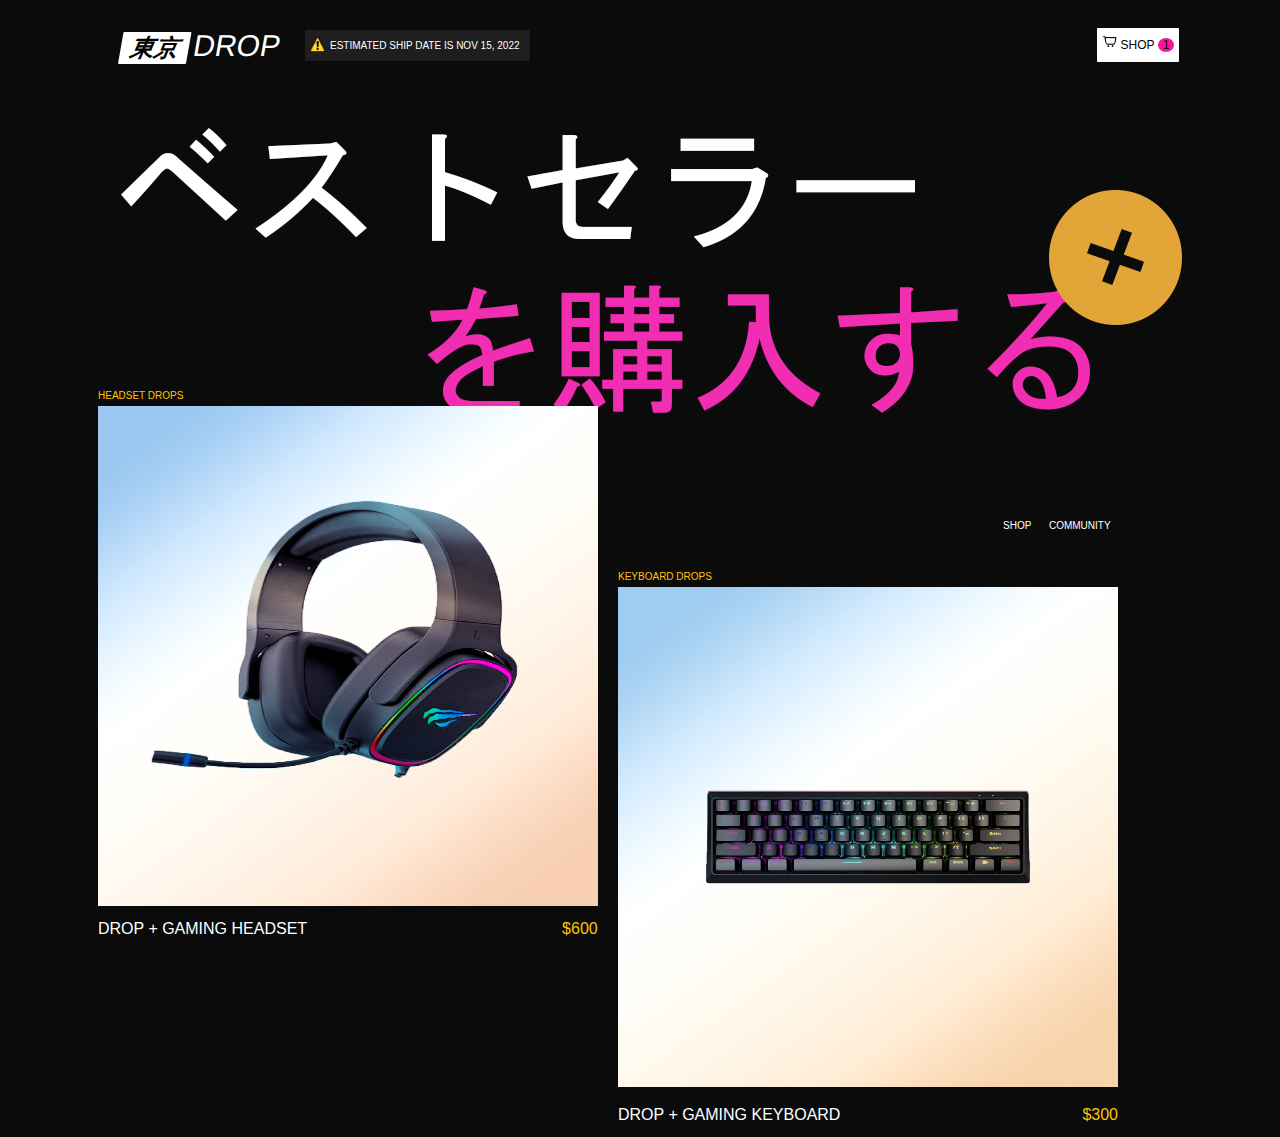
<file: LojaPerifericos/index.html>
<!DOCTYPE html>
<html lang="en">
<head>
    <meta charset="UTF-8">
    <meta http-equiv="X-UA-Compatible" content="IE=edge">
    <meta name="viewport" content="width=device-width, initial-scale=1.0">
    <title>LojaPerifericos</title>
    <link rel="stylesheet" href="style.css">
</head>
<body>
    <header>
        <div class="navbar">
            <ul>
                <li class="logo">
                    <p>
                    <div class="box">
                        <h2>東京</h2>
                    </div>
                    <span class="textlogo">DROP</span>
                    </p>
                </li>
                <li class="boxperi">
                    <div class="boxdate">
                        <img src="/LojaPerifericos/img/emergency-alert-icon-alert-icon-8.png" alt="">
                        <p>ESTIMATED SHIP DATE IS NOV 15, 2022</p>
                    </div>
                </li>
                <li class="btnnot">
                    <div class="btn">
                        <img src="[data-uri]">
                        <a>SHOP</a>
                        <a id="notify">1</a>
                    </div>
                </li>
            </ul>
        </div>
    </header>
    <section>
        <div class="container">
            <div class="headset">
                <p id="title">HEADSET DROPS</p>
                <img id="headset" src="/LojaPerifericos/img/headset.png" alt="">
                <P><a id="descricao" href="">DROP + GAMING HEADSET</a><a id="preco" href="">$600</a></P>
            </div>
            <div class="teclado">
                <p class="links">
                    <a id="link" href="">SHOP</a>
                    <a id="link" href="">COMMUNITY</a>  
                </p>
                <p>KEYBOARD DROPS</p>
                <img src="/LojaPerifericos/img/teclado.jpg.png" alt="">
                <P style="margin-top: 3%;"><a id="descricao" href="">DROP + GAMING KEYBOARD</a><a id="preco2" href="">$300</a></P>
            </div>
            </div>
    </section>
</body>
</html>
</file>
<file: LojaPerifericos/style.css>
body{
    font-family: Arial, Helvetica, sans-serif;
    background-image: url("/LojaPerifericos/img/BGperifericos.png");
    font-style: sans-serif;
    background-repeat: no-repeat;
    background-color: rgb(10, 10, 10);
}

.navbar ul{
    list-style-type: none;
    margin: 0;
    padding: 0;
}

.navbar li{
    display: inline-block;
    margin-left: 1%;
    margin-right: 1%;
}

h2{
    margin: 0%;
}

.box{
    color: black;
    background-color: white;
    border-radius: 1px;
    display: inline-block;
    padding-right: 10px;
    padding-left: 10px;
    font-style: italic;
    margin-left: 100px;
}

.textlogo{
    font-size: 30px;
    margin-bottom: 0;
    margin-top: 6px;
}

.boxdate{
    color: white;
    background-color: rgb(31, 30, 30);
    border-radius: 1px;
    font-size: 10px;
    display: inline-flex;
}

.boxperi{
    margin-top: 22px;

}

.boxperi p{
    margin-left: 5px;
    margin-right: 10px;
}

.boxperi img{
    margin-left: 5px;
}

img{
    margin-top: 3%;
    height: 15px;
    width: 15px;
}

.btn{
    float: right;
    background-color: white;
    color: black;
    border-radius: 1px;
    padding:  5px;
    padding-bottom: 10px;
    margin-right: 80px;
    font-size: 12px;
}

.btn img{
    margin-top: 1px;
}

.btn a{
    margin-bottom: 3%;
}

#notify{
    background-color: deeppink;
    border-radius: 100%;    
    padding-left: 5px;
    padding-right: 5px;
}

.logo{
    float: left;
    color: white;
    align-items: baseline;
    margin-top: 5px;
    transform: skewX(-10deg);
}


.btnnot{
    margin-top: 20px;
    float: right;
}

section img{
    height:500px;
    width: 500px;
    margin-top: 0;
}

.container{
    display: inline-flex;
    width: 1000px;
}

.headset{
    color: rgb(255, 196, 0);
    margin-top: 300px;
    margin-left: 9%;
    margin-right: 0px;
}

.headset p{
    margin-bottom: 5px;
    font-size: 10px;
}

.teclado{
    margin-top: 400px;
    margin-left: 2%;
}

.teclado p{
    color: rgb(255, 196, 0);
    margin-top: 40px;
    margin-bottom: 5px;
    font-size: 10px;
}

.links{
    margin-left: 370px;
    margin-bottom: 0;
}

#link{
    color: white;
    text-decoration: none;
    margin-left: 15px;
}

#descricao{
    font-size: medium;
    color: white;
    text-decoration: none;
}

#preco{
    font-size: medium;
    color: rgb(255, 196, 0);
    text-decoration: none;
    margin-left: 51%;
}

#preco2{
    font-size: medium;
    color: rgb(255, 196, 0);
    text-decoration: none;
    margin-left: 242px;
}
</file>
